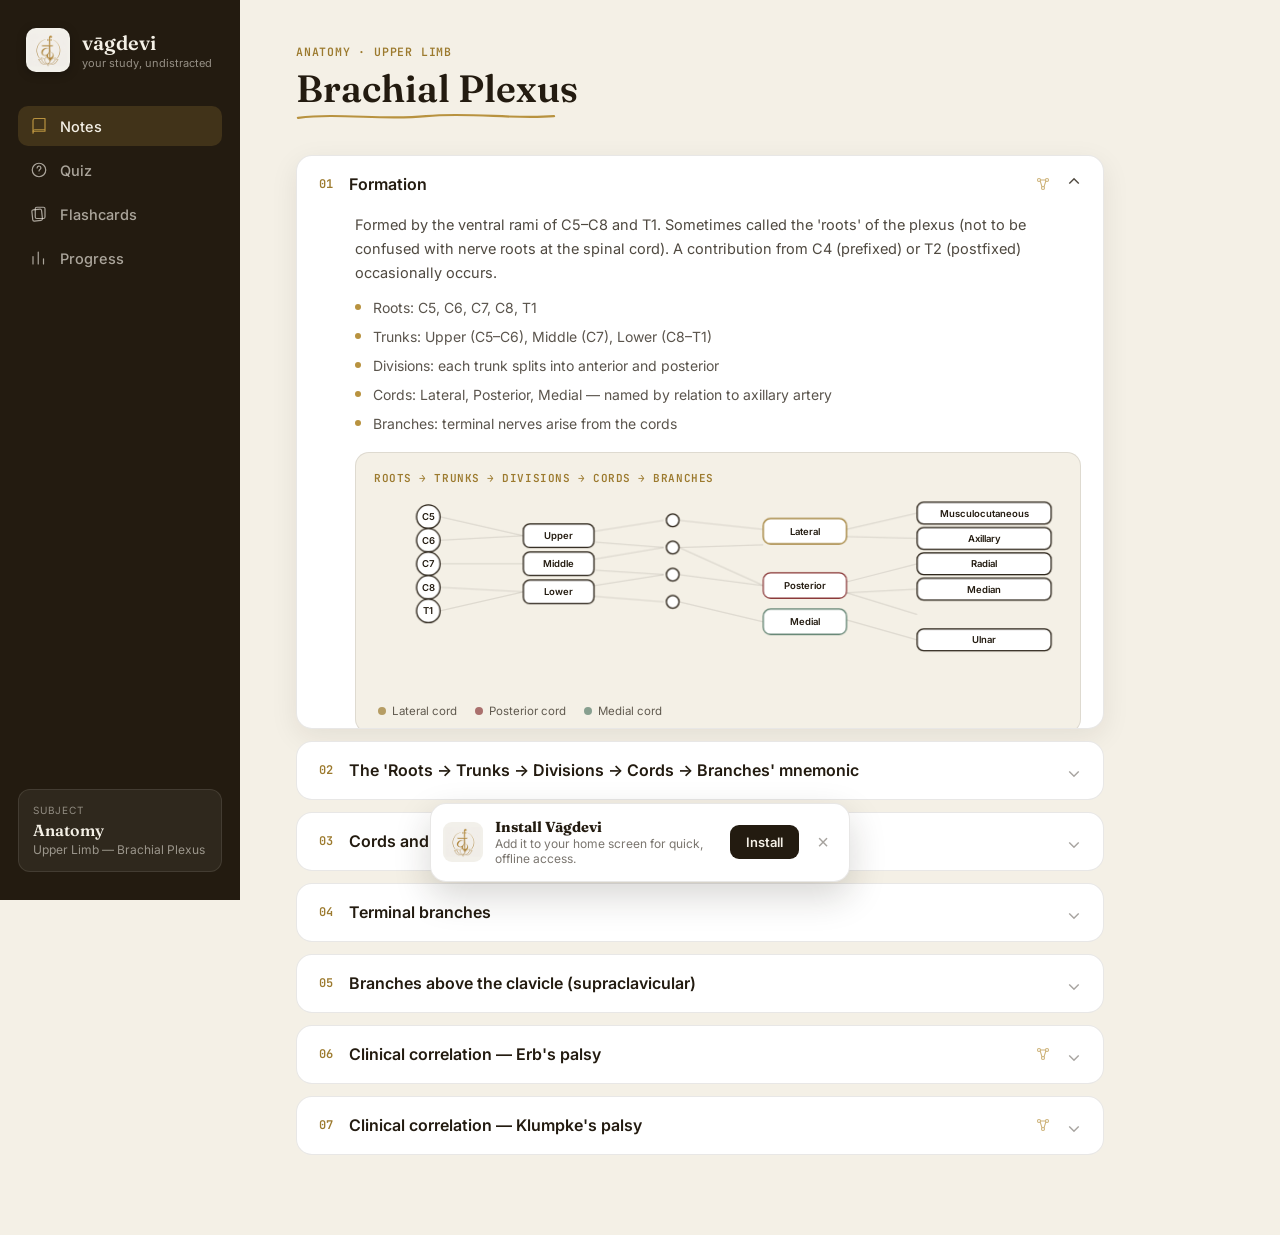
<file: index.html>
<!DOCTYPE html>
<html lang="en">
<head>
  <meta charset="UTF-8" />
  <meta name="viewport" content="width=device-width, initial-scale=1, viewport-fit=cover" />
  <title>Vāgdevi — Anatomy</title>
  <meta name="description" content="Notes, quizzes, and flashcards for MBBS anatomy, biochemistry, and physiology." />

  <!-- PWA manifest -->
  <link rel="manifest" href="manifest.json" />
  <meta name="theme-color" content="#231B10" />

  <!-- iOS home-screen install support -->
  <meta name="apple-mobile-web-app-capable" content="yes" />
  <meta name="apple-mobile-web-app-status-bar-style" content="black-translucent" />
  <meta name="apple-mobile-web-app-title" content="Vāgdevi" />
  <link rel="apple-touch-icon" href="./apple-touch-icon.png" />

  <!-- favicons -->
  <link rel="icon" type="image/png" sizes="32x32" href="./favicon-32.png" />
  <link rel="icon" type="image/png" sizes="16x16" href="./favicon-16.png" />

  <link rel="preconnect" href="https://fonts.googleapis.com" />
  <link rel="preconnect" href="https://fonts.gstatic.com" crossorigin />
  <link href="https://fonts.googleapis.com/css2?family=Fraunces:opsz,wght@9..144,400;9..144,500;9..144,600;9..144,700&family=Inter:wght@400;500;600;700&family=JetBrains+Mono:wght@400;500;600&display=swap" rel="stylesheet" />

  <link rel="stylesheet" href="styles.css" />
</head>
<body>
  <div id="app" class="app"></div>

  <!-- Install prompt banner (shown by app.js when eligible) -->
  <div id="install-banner" class="install-banner" hidden>
    <img src="./icon-96.png" alt="" class="install-banner-icon" />
    <div class="install-banner-text">
      <strong>Install Vāgdevi</strong>
      <span>Add it to your home screen for quick, offline access.</span>
    </div>
    <button id="install-btn" class="install-banner-btn">Install</button>
    <button id="install-dismiss" class="install-banner-dismiss" aria-label="Dismiss">×</button>
  </div>

  <div id="debug-error" style="display:none; position:fixed; bottom:0; left:0; right:0; background:#8B3A3A; color:#fff; padding:14px; font-family:monospace; font-size:12px; z-index:99999; max-height:40vh; overflow:auto; white-space:pre-wrap;"></div>
  <script>
    window.addEventListener("error", (e) => {
      const box = document.getElementById("debug-error");
      box.style.display = "block";
      box.textContent += `ERROR: ${e.message}\nFile: ${e.filename}:${e.lineno}:${e.colno}\n\n`;
    });
  </script>
  <script src="app.js"></script>
  <script>
    if ("serviceWorker" in navigator) {
      window.addEventListener("load", () => {
        navigator.serviceWorker.register("service-worker.js").catch((err) => {
          console.warn("Service worker registration failed:", err);
        });
      });
    }

    // Install prompt handling (Android/desktop Chrome — beforeinstallprompt)
    let deferredInstallPrompt = null;
    const banner = document.getElementById("install-banner");
    const installBtn = document.getElementById("install-btn");
    const dismissBtn = document.getElementById("install-dismiss");

    window.addEventListener("beforeinstallprompt", (e) => {
      e.preventDefault();
      deferredInstallPrompt = e;
      if (!localStorage.getItem("vagdevi-install-dismissed")) {
        banner.hidden = false;
      }
    });

    installBtn?.addEventListener("click", async () => {
      banner.hidden = true;
      if (deferredInstallPrompt) {
        deferredInstallPrompt.prompt();
        await deferredInstallPrompt.userChoice;
        deferredInstallPrompt = null;
      }
    });

    dismissBtn?.addEventListener("click", () => {
      banner.hidden = true;
      localStorage.setItem("vagdevi-install-dismissed", "1");
    });

    window.addEventListener("appinstalled", () => {
      banner.hidden = true;
    });
  </script>
</body>
</html>
</file>
<file: styles.css>
:root{
  --ink:#231B10;
  --parchment:#F4F0E6;
  --parchment-dim:#EAE2D1;
  --gold:#B8923F;
  --gold-deep:#9C7A2E;
  --sage:#5A7D6B;
  --deep-red:#8B3A3A;
  --line: rgba(35,27,16,0.1);
  --radius: 16px;
}
*{box-sizing:border-box;}
html,body{ margin:0; padding:0; }
body{
  font-family: 'Inter', sans-serif;
  background: var(--parchment);
  color: var(--ink);
}
@media (prefers-reduced-motion: reduce){
  *{animation-duration:0.001ms !important; transition-duration:0.001ms !important;}
}

.app{
  display:flex;
  min-height:100vh;
  background: var(--parchment);
  color: var(--ink);
  opacity:0;
  transition: opacity .6s ease;
}
.app.is-loaded{ opacity:1; }

/* ---------- Sidebar ---------- */
.sidebar{
  width: 240px;
  flex-shrink:0;
  background: var(--ink);
  color: var(--parchment);
  display:flex;
  flex-direction:column;
  padding: 28px 18px;
  position:sticky;
  top:0;
  height:100vh;
}
.brand{ display:flex; align-items:center; gap:12px; padding: 0 8px 28px; }
.brand-logo{
  width:44px; height:44px; border-radius:10px; flex-shrink:0;
  object-fit:cover;
  box-shadow: 0 2px 10px rgba(0,0,0,0.25);
  animation: logoPop .6s cubic-bezier(.34,1.56,.64,1) both;
}
@keyframes logoPop{ from{ transform:scale(.6) rotate(-8deg); opacity:0;} to{ transform:scale(1) rotate(0); opacity:1; } }
.brand-name{ font-family:'Fraunces', serif; font-size:20px; font-weight:600; letter-spacing:.2px; }
.brand-tag{ font-size:11px; opacity:.55; margin-top:1px; }

.nav{ display:flex; flex-direction:column; gap:4px; margin-top:6px; }
.nav-item{
  display:flex; align-items:center; gap:12px;
  padding:11px 12px; border-radius:10px;
  background:transparent; border:none; color:rgba(244,240,230,0.65);
  font-family:'Inter',sans-serif; font-size:14.5px; font-weight:500;
  cursor:pointer; text-align:left;
  transition: background .2s ease, color .2s ease, transform .15s ease;
}
.nav-item:hover{ background: rgba(244,240,230,0.07); color: var(--parchment); transform: translateX(2px); }
.nav-item.is-active{ background: rgba(184,146,63,0.2); color: var(--parchment); }
.nav-item.is-active .nav-icon{ color: var(--gold); }
.nav-icon{ width:18px; height:18px; flex-shrink:0; transition: transform .2s ease; }
.nav-item:hover .nav-icon{ transform: scale(1.1); }

.sidebar-module{
  margin-top:auto;
  padding: 14px;
  border-radius: 12px;
  background: rgba(244,240,230,0.06);
  border: 1px solid rgba(244,240,230,0.1);
}
.module-eyebrow{ font-size:10px; text-transform:uppercase; letter-spacing:.08em; opacity:.5; margin-bottom:4px;}
.module-name{ font-family:'Fraunces', serif; font-size:16px; font-weight:600; }
.module-sub{ font-size:12px; opacity:.55; margin-top:2px; }

/* ---------- Main ---------- */
.main{ flex:1; padding: 44px 56px 80px; max-width: 920px; }
.view-head{ margin-bottom: 32px; }
.view-head-row{ display:flex; align-items:flex-end; justify-content:space-between; gap:16px; }
.eyebrow{
  font-family:'JetBrains Mono', monospace;
  font-size:11.5px; letter-spacing:.07em; text-transform:uppercase;
  color: var(--gold-deep); margin-bottom:10px; font-weight:600;
}

.ink-wrap{ position:relative; display:inline-block; }
.ink-h{ font-family:'Fraunces', serif; font-weight:600; color:var(--ink); margin:0; line-height:1.05; }
.ink-h-lg{ font-size: 38px; }
.ink-h-md{ font-size: 24px; }
.ink-sub{ font-size:14px; opacity:.6; margin: 6px 0 0; max-width:480px; }
.ink-svg{ width:100%; max-width:260px; height:12px; display:block; margin-top:2px; }
.ink-path{ animation: ink-draw 0.9s 0.15s cubic-bezier(.65,0,.35,1) forwards; }
@keyframes ink-draw{ to{ stroke-dashoffset:0; } }

.fade-in{ animation: fadeIn .45s ease both; }
@keyframes fadeIn{ from{ opacity:0; transform:translateY(8px);} to{opacity:1; transform:translateY(0);} }

/* ---------- Notes ---------- */
.notes-list{ display:flex; flex-direction:column; gap:12px; }
.note-card{
  background: #fff;
  border:1px solid var(--line);
  border-radius: var(--radius);
  overflow:hidden;
  animation: cardIn .5s cubic-bezier(.22,1,.36,1) both;
  transition: box-shadow .25s ease;
}
.note-card.is-open{ box-shadow: 0 8px 28px rgba(35,27,16,0.08); }
@keyframes cardIn{ from{opacity:0; transform:translateY(14px) scale(.99);} to{opacity:1; transform:translateY(0) scale(1);} }
.note-card-head{
  width:100%; display:flex; align-items:center; gap:16px;
  padding: 18px 22px; background:transparent; border:none; cursor:pointer;
  text-align:left; font-family:'Inter',sans-serif;
}
.note-index{ font-family:'JetBrains Mono', monospace; font-size:12px; color: var(--gold-deep); font-weight:600; }
.note-title{ flex:1; font-size:16px; font-weight:600; color:var(--ink); }
.note-diagram-flag{ width:16px; height:16px; color: var(--gold); opacity:.7; flex-shrink:0; }
.note-chevron{ font-size:18px; color: var(--ink); opacity:.4; transition: transform .35s cubic-bezier(.65,0,.35,1); display:inline-block; }
.note-chevron.is-open{ transform: rotate(180deg); opacity:.8; }
.note-card-body{ overflow:hidden; transition: max-height .5s cubic-bezier(.65,0,.35,1); max-height:0; }
.note-card-inner{ padding: 0 22px 22px 58px; }
.note-card-inner p{ font-size:14.5px; line-height:1.65; color: rgba(35,27,16,0.8); margin:0 0 12px; }
.note-card-inner ul{ margin:0; padding:0; list-style:none; display:flex; flex-direction:column; gap:8px; }
.note-card-inner li{
  font-size:14px; line-height:1.5; padding-left:18px; position:relative;
  color: rgba(35,27,16,0.75);
  animation: liIn .35s ease both;
}
@keyframes liIn{ from{opacity:0; transform:translateX(-6px);} to{opacity:1; transform:translateX(0);} }
.note-card-inner li::before{
  content:""; position:absolute; left:0; top:7px; width:6px; height:6px; border-radius:50%;
  background: var(--gold);
}

/* ---------- Diagrams ---------- */
.diagram-slot{ margin-top:18px; animation: fadeIn .5s ease both; }
.diagram-card{
  background: var(--parchment); border:1px solid var(--line); border-radius:14px;
  padding: 18px 18px 14px; overflow-x:auto;
}
.diagram-card-clinical{ max-width:340px; }
.diagram-tag{
  font-family:'JetBrains Mono', monospace; font-size:11px; text-transform:uppercase;
  letter-spacing:.05em; color: var(--gold-deep); margin-bottom:10px; font-weight:600;
}
.plexus-svg{ width:100%; height:auto; display:block; }
@media (max-width: 600px){
  .plexus-svg{ min-width:600px; }
}
.clinical-svg{ width:100%; max-width:280px; height:auto; display:block; margin:0 auto; }

.tier circle, .tier rect{
  fill: #fff; stroke: var(--ink); stroke-width:1.4;
  opacity:0; transform: scale(.85); transform-origin:center;
}
.tier text{
  font-family:'Inter',sans-serif; font-size:10.5px; font-weight:600; fill: var(--ink);
  text-anchor:middle; opacity:0;
}
.tier path{ stroke: var(--line); stroke-width:1.4; fill:none; opacity:0; }

.plexus-svg.is-in-view .tier-roots circle,
.plexus-svg.is-in-view .tier-roots text{ animation: popIn .4s ease forwards; }
.plexus-svg.is-in-view .tier-roots-lines path{ animation: lineIn .4s ease forwards; animation-delay: .35s; }
.plexus-svg.is-in-view .tier-trunks rect,
.plexus-svg.is-in-view .tier-trunks text{ animation: popIn .4s ease forwards; animation-delay:.55s; }
.plexus-svg.is-in-view .tier-trunk-lines path{ animation: lineIn .4s ease forwards; animation-delay: .85s; }
.plexus-svg.is-in-view .tier-divisions circle{ animation: popIn .4s ease forwards; animation-delay:1.05s; }
.plexus-svg.is-in-view .tier-div-lines path{ animation: lineIn .4s ease forwards; animation-delay: 1.25s; }
.plexus-svg.is-in-view .tier-cords rect,
.plexus-svg.is-in-view .tier-cords text{ animation: popIn .4s ease forwards; animation-delay:1.45s; }
.plexus-svg.is-in-view .tier-cord-lines path{ animation: lineIn .4s ease forwards; animation-delay: 1.75s; }
.plexus-svg.is-in-view .tier-branches rect,
.plexus-svg.is-in-view .tier-branches text{ animation: popIn .4s ease forwards; animation-delay:1.95s; }

@keyframes popIn{ from{ opacity:0; transform: scale(.8); } to{ opacity:1; transform: scale(1); } }
@keyframes lineIn{ from{ opacity:0; } to{ opacity:1; } }

.cord-lateral{ stroke: var(--gold-deep) !important; }
.cord-posterior{ stroke: var(--deep-red) !important; }
.cord-medial{ stroke: var(--sage) !important; }

.diagram-legend{ display:flex; gap:18px; margin-top:10px; padding-left:4px; flex-wrap:wrap; }
.diagram-legend span{ font-size:11.5px; opacity:.7; display:flex; align-items:center; gap:6px; }
.dot{ width:8px; height:8px; border-radius:50%; display:inline-block; }
.dot-lateral{ background: var(--gold-deep); }
.dot-posterior{ background: var(--deep-red); }
.dot-medial{ background: var(--sage); }

.body-outline{ stroke: var(--ink); stroke-width:2; opacity:0; fill:none; }
.clinical-svg.is-in-view .body-outline{ animation: lineIn .6s ease forwards; }
.arm-line{ stroke: var(--deep-red); stroke-width:3; fill:none; stroke-linecap:round; opacity:0; }
.clinical-svg.is-in-view .arm-line{ animation: lineIn .5s ease forwards; animation-delay:.4s; }
.hand-claw{ fill: var(--deep-red); opacity:0; }
.clinical-svg.is-in-view .hand-claw{ animation: popIn .4s ease forwards; animation-delay:.85s; }
.claw-fingers path{ stroke: var(--deep-red); stroke-width:2.4; stroke-linecap:round; opacity:0; }
.clinical-svg.is-in-view .claw-fingers path{ animation: lineIn .4s ease forwards; animation-delay:1s; }
.clinical-caption{ font-family:'Fraunces', serif; font-size:13px; font-weight:600; fill: var(--ink); opacity:0; }
.clinical-svg.is-in-view .clinical-caption{ animation: fadeInSvg .4s ease forwards; animation-delay:1.15s; }
@keyframes fadeInSvg{ from{ opacity:0; } to{ opacity:1; } }

.diagram-points{ margin:14px 0 0; padding:0; list-style:none; display:flex; flex-direction:column; gap:6px; }
.diagram-points li{ font-size:13px; padding-left:16px; position:relative; color: rgba(35,27,16,0.75); }
.diagram-points li::before{
  content:""; position:absolute; left:0; top:6px; width:5px; height:5px; border-radius:50%; background: var(--deep-red);
}

/* ---------- Quiz ---------- */
.quiz-progress-track{ height:5px; background: var(--parchment-dim); border-radius:99px; overflow:hidden; margin-bottom:8px; }
.quiz-progress-fill{ height:100%; background: var(--gold); border-radius:99px; transition: width .5s cubic-bezier(.65,0,.35,1); }
.quiz-meta{ font-size:12px; opacity:.5; font-family:'JetBrains Mono', monospace; margin-bottom:20px; }

.quiz-card{
  background:#fff; border:1px solid var(--line); border-radius: var(--radius);
  padding: 30px; animation: cardIn .45s ease both;
}
.quiz-question{ font-family:'Fraunces', serif; font-size:20px; font-weight:600; margin-bottom:22px; line-height:1.4; }
.quiz-options{ display:flex; flex-direction:column; gap:10px; }
.quiz-option{
  display:flex; align-items:center; gap:14px;
  padding: 14px 16px; border-radius:12px; border:1.5px solid var(--line);
  background:#fff; cursor:pointer; text-align:left; font-size:14.5px;
  transition: border-color .2s ease, background .2s ease, transform .15s ease;
  position:relative;
  animation: optIn .35s ease both;
  width:100%;
  font-family:'Inter',sans-serif;
}
@keyframes optIn{ from{ opacity:0; transform: translateY(6px);} to{ opacity:1; transform: translateY(0);} }
.quiz-option:hover:not(:disabled){ border-color: var(--gold); transform: translateX(3px); }
.quiz-option-letter{
  width:26px; height:26px; border-radius:50%; background: var(--parchment-dim);
  display:flex; align-items:center; justify-content:center; font-size:12px; font-weight:700;
  flex-shrink:0; font-family:'JetBrains Mono', monospace;
}
.quiz-option-icon{ width:18px; height:18px; margin-left:auto; animation: popIn .3s ease both; flex-shrink:0; }
.quiz-option.is-correct{ border-color: var(--sage); background: rgba(90,125,107,0.08); color: var(--sage); animation: correctPulse .4s ease; }
.quiz-option.is-correct .quiz-option-letter{ background: var(--sage); color:#fff; }
@keyframes correctPulse{ 0%{ transform: scale(1); } 40%{ transform: scale(1.02); } 100%{ transform: scale(1); } }
.quiz-option.is-wrong{ border-color: var(--deep-red); background: rgba(139,58,58,0.08); color: var(--deep-red); animation: shake .35s ease; }
@keyframes shake{ 0%,100%{ transform: translateX(0); } 25%{ transform: translateX(-4px); } 75%{ transform: translateX(4px); } }
.quiz-option.is-wrong .quiz-option-letter{ background: var(--deep-red); color:#fff; }
.quiz-option.is-disabled{ opacity:.45; }
.quiz-option:disabled{ cursor:default; }

.quiz-explain{
  margin-top:18px; padding:14px 16px; border-radius:10px;
  background: var(--parchment-dim); font-size:13.5px; line-height:1.5;
}
.quiz-next{ margin-top:18px; width:100%; }

.quiz-done{ text-align:center; padding: 50px 0; display:flex; flex-direction:column; align-items:center; gap:8px; }
.quiz-done-logo{ width:56px; height:56px; border-radius:12px; margin-bottom:10px; animation: logoPop .5s cubic-bezier(.34,1.56,.64,1) both; }
.quiz-done-ring{
  width:120px; height:120px; border-radius:50%;
  display:flex; align-items:center; justify-content:center; margin-bottom:14px;
  animation: ringIn .7s cubic-bezier(.34,1.56,.64,1) both;
}
@keyframes ringIn{ from{transform:scale(.7); opacity:0;} to{transform:scale(1); opacity:1;} }
.quiz-done-ring span{
  width:96px; height:96px; border-radius:50%; background:var(--parchment);
  display:flex; align-items:center; justify-content:center;
  font-family:'JetBrains Mono', monospace; font-weight:700; font-size:22px;
}
.quiz-done h3{ font-family:'Fraunces', serif; font-size:24px; margin:4px 0 0; }
.quiz-done p{ opacity:.6; font-size:14px; margin:0 0 14px; }

/* ---------- Flashcards ---------- */
.flash-stage{ display:flex; justify-content:center; padding: 28px 0; perspective: 1400px; }
.flash-card{
  width: 420px; height: 260px; position:relative; cursor:pointer;
  transform-style: preserve-3d; transition: transform .55s cubic-bezier(.65,0,.35,1);
}
.flash-card-enter{ animation: cardSlideIn .4s ease both; }
@keyframes cardSlideIn{ from{ opacity:0; transform: translateY(10px) scale(.97); } to{ opacity:1; transform: translateY(0) scale(1); } }
.flash-card.is-flipped{ transform: rotateY(180deg); }
.flash-card:hover{ transform: translateY(-3px); }
.flash-card.is-flipped:hover{ transform: rotateY(180deg) translateY(-3px); }
.flash-face{
  position:absolute; inset:0; backface-visibility:hidden;
  border-radius:18px; padding: 28px;
  display:flex; flex-direction:column; align-items:center; justify-content:center; text-align:center; gap:14px;
  box-shadow: 0 10px 30px rgba(35,27,16,0.1);
}
.flash-front{ background:#fff; border:1.5px solid var(--line); }
.flash-back{ background: var(--ink); color: var(--parchment); transform: rotateY(180deg); }
.flash-label{
  font-family:'JetBrains Mono', monospace; font-size:11px; text-transform:uppercase; letter-spacing:.08em;
  opacity:.5;
}
.flash-front .flash-label{ color: var(--gold-deep); opacity:1; }
.flash-back .flash-label{ color: var(--gold); opacity:1; }
.flash-face p{ font-family:'Fraunces', serif; font-size:21px; font-weight:600; line-height:1.4; margin:0; }
.flash-hint{ font-size:12px; opacity:.4; display:flex; align-items:center; gap:6px; position:absolute; bottom:18px; }
.flash-hint-icon{ width:13px; height:13px; }

.flash-counter{ text-align:center; font-family:'JetBrains Mono', monospace; font-size:12px; opacity:.5; margin-bottom:18px; }

.flash-rate{ display:flex; gap:12px; justify-content:center; }
.flash-rate-placeholder{ text-align:center; font-size:13px; opacity:.4; padding: 12px 0; }
.btn-rate{
  display:flex; align-items:center; gap:8px; padding: 12px 22px; border-radius:10px;
  border:1.5px solid var(--line); background:#fff; cursor:pointer; font-weight:600; font-size:14px;
  transition: transform .15s ease, background .2s ease;
  font-family:'Inter',sans-serif;
}
.btn-rate:hover{ transform: translateY(-2px) scale(1.02); }
.btn-rate-no{ color: var(--deep-red); border-color: rgba(139,58,58,0.3); }
.btn-rate-no:hover{ background: rgba(139,58,58,0.06); }
.btn-rate-yes{ color: var(--sage); border-color: rgba(90,125,107,0.3); }
.btn-rate-yes:hover{ background: rgba(90,125,107,0.06); }
.btn-icon{ width:16px; height:16px; }

.create-card{
  background:#fff; border:1px solid var(--line); border-radius:14px; padding:20px;
  display:flex; flex-direction:column; gap:10px; margin-bottom:24px;
}
.create-input{
  font-family:'Inter',sans-serif; font-size:14px; padding:11px 14px; border-radius:9px;
  border:1.5px solid var(--line); outline:none; transition: border-color .2s ease;
  width:100%;
}
.create-input:focus{ border-color: var(--gold); }
.create-textarea{ resize:vertical; min-height:60px; }
.create-actions{ display:flex; gap:10px; margin-top:4px; }

.custom-deck{ margin-top:32px; border-top:1px solid var(--line); padding-top:20px; }
.custom-deck-label{ font-size:12px; text-transform:uppercase; letter-spacing:.06em; opacity:.5; margin-bottom:10px; font-weight:600; }
.custom-deck-item{
  display:flex; align-items:center; justify-content:space-between;
  padding: 10px 14px; border-radius:9px; background:#fff; border:1px solid var(--line); margin-bottom:6px;
  font-size:13.5px;
  transition: transform .15s ease;
}
.custom-deck-item:hover{ transform: translateX(2px); }
.icon-btn{ background:none; border:none; cursor:pointer; opacity:.4; padding:4px; transition: opacity .2s ease, color .2s ease; }
.icon-btn:hover{ opacity:1; color: var(--deep-red); }
.icon-btn-svg{ width:15px; height:15px; }

/* ---------- Progress ---------- */
.progress-grid{ display:grid; grid-template-columns: repeat(2, 1fr); gap:14px; margin-bottom:32px; }
.stat-card{
  background:#fff; border:1px solid var(--line); border-radius:16px; padding:22px;
  animation: cardIn .45s ease both;
  transition: transform .2s ease, box-shadow .2s ease;
}
.stat-card:hover{ transform: translateY(-3px); box-shadow: 0 10px 24px rgba(35,27,16,0.08); }
.stat-label{ font-size:12.5px; opacity:.55; margin-bottom:8px; font-weight:500; }
.stat-value{ font-family:'Fraunces', serif; font-size:34px; font-weight:600; }
.stat-accent .stat-value{ color: var(--gold-deep); }
.stat-sage .stat-value{ color: var(--sage); }
.stat-sub{ font-size:12px; opacity:.45; margin-top:6px; }

.empty-state{
  text-align:center; padding: 40px 20px; color: rgba(35,27,16,0.5); font-size:14px;
  background: #fff; border:1px dashed var(--line); border-radius:16px;
}

.breakdown{ background:#fff; border:1px solid var(--line); border-radius:16px; padding:24px; }
.breakdown-label{ font-size:13px; font-weight:600; margin-bottom:16px; opacity:.7; }
.breakdown-row{ display:flex; align-items:center; gap:14px; padding:9px 0; animation: fadeIn .4s ease both; }
.breakdown-q{ flex:0 0 280px; font-size:13px; opacity:.75; overflow:hidden; text-overflow:ellipsis; white-space:nowrap; }
.breakdown-bar-track{ flex:1; height:7px; background: var(--parchment-dim); border-radius:99px; overflow:hidden; }
.breakdown-bar-fill{ height:100%; border-radius:99px; transition: width .6s cubic-bezier(.65,0,.35,1); }
.breakdown-pct{ font-family:'JetBrains Mono', monospace; font-size:12px; width:36px; text-align:right; opacity:.6; }

/* ---------- Buttons ---------- */
.btn-primary{
  background: var(--ink); color: var(--parchment); border:none; border-radius:10px;
  padding: 13px 22px; font-weight:600; font-size:14px; cursor:pointer;
  transition: transform .15s ease, background .2s ease;
  font-family:'Inter',sans-serif;
}
.btn-primary:hover{ transform: translateY(-2px); background:#352718; }
.btn-ghost{
  display:flex; align-items:center; gap:8px;
  background: transparent; border:1.5px solid var(--line); color: var(--ink); border-radius:10px;
  padding: 11px 18px; font-weight:600; font-size:13.5px; cursor:pointer;
  transition: border-color .2s ease, background .2s ease, transform .15s ease;
  font-family:'Inter',sans-serif;
}
.btn-ghost:hover{ border-color: var(--gold); background: rgba(184,146,63,0.06); transform: translateY(-1px); }

/* ---------- Install banner ---------- */
.install-banner{
  position:fixed; bottom:18px; left:50%; transform:translateX(-50%);
  width: calc(100% - 36px); max-width:420px;
  background:#fff; border:1px solid var(--line); border-radius:16px;
  box-shadow: 0 14px 36px rgba(35,27,16,0.18);
  padding: 14px 14px 14px 12px;
  display:flex; align-items:center; gap:12px;
  z-index:1000;
  animation: bannerUp .4s cubic-bezier(.22,1,.36,1) both;
}
@keyframes bannerUp{ from{ opacity:0; transform: translateX(-50%) translateY(16px); } to{ opacity:1; transform: translateX(-50%) translateY(0); } }
.install-banner-icon{ width:40px; height:40px; border-radius:9px; flex-shrink:0; }
.install-banner-text{ display:flex; flex-direction:column; flex:1; min-width:0; }
.install-banner-text strong{ font-family:'Fraunces', serif; font-size:14.5px; }
.install-banner-text span{ font-size:12px; opacity:.6; line-height:1.3; }
.install-banner-btn{
  background: var(--ink); color: var(--parchment); border:none; border-radius:9px;
  padding: 9px 16px; font-weight:600; font-size:13px; cursor:pointer; flex-shrink:0;
  font-family:'Inter',sans-serif;
  transition: background .2s ease;
}
.install-banner-btn:hover{ background:#352718; }
.install-banner-dismiss{
  background:none; border:none; font-size:20px; line-height:1; opacity:.4; cursor:pointer;
  padding:4px 6px; flex-shrink:0; color: var(--ink);
}
.install-banner-dismiss:hover{ opacity:.8; }

/* ---------- Responsive ---------- */
@media (max-width: 860px){
  .app{ flex-direction:column; }
  .sidebar{ width:100%; height:auto; position:relative; flex-direction:row; align-items:center; padding:16px 20px; }
  .brand{ padding:0; flex:1; }
  .nav{ flex-direction:row; margin:0; }
  .nav-item span{ display:none; }
  .sidebar-module{ display:none; }
  .main{ padding: 28px 20px 90px; }
  .ink-h-lg{ font-size:28px; }
  .flash-card{ width: 92vw; max-width:420px; }
  .progress-grid{ grid-template-columns: 1fr; }
  .breakdown-q{ flex-basis: 140px; }
  .diagram-card{ padding: 14px; }
}

/* focus visibility */
button:focus-visible, input:focus-visible, textarea:focus-visible{
  outline: 2px solid var(--gold); outline-offset:2px;
}
</file>
